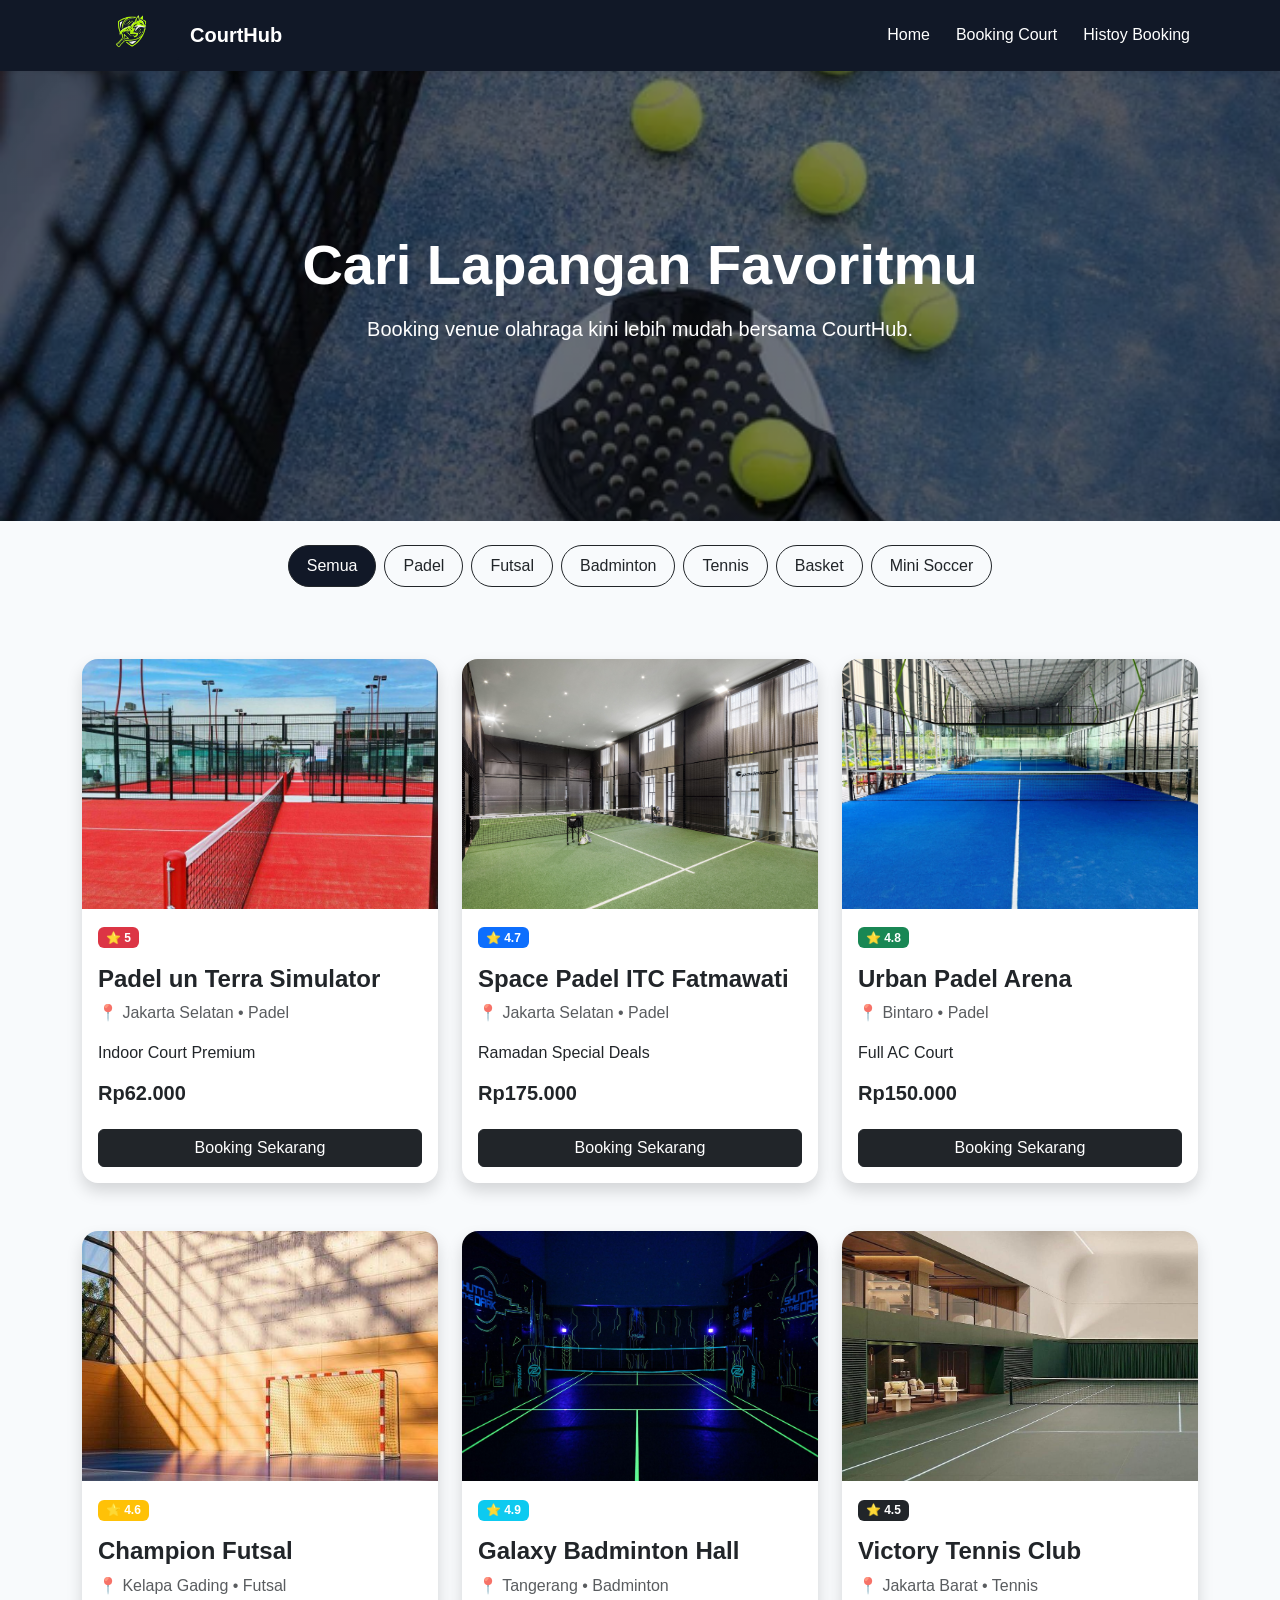
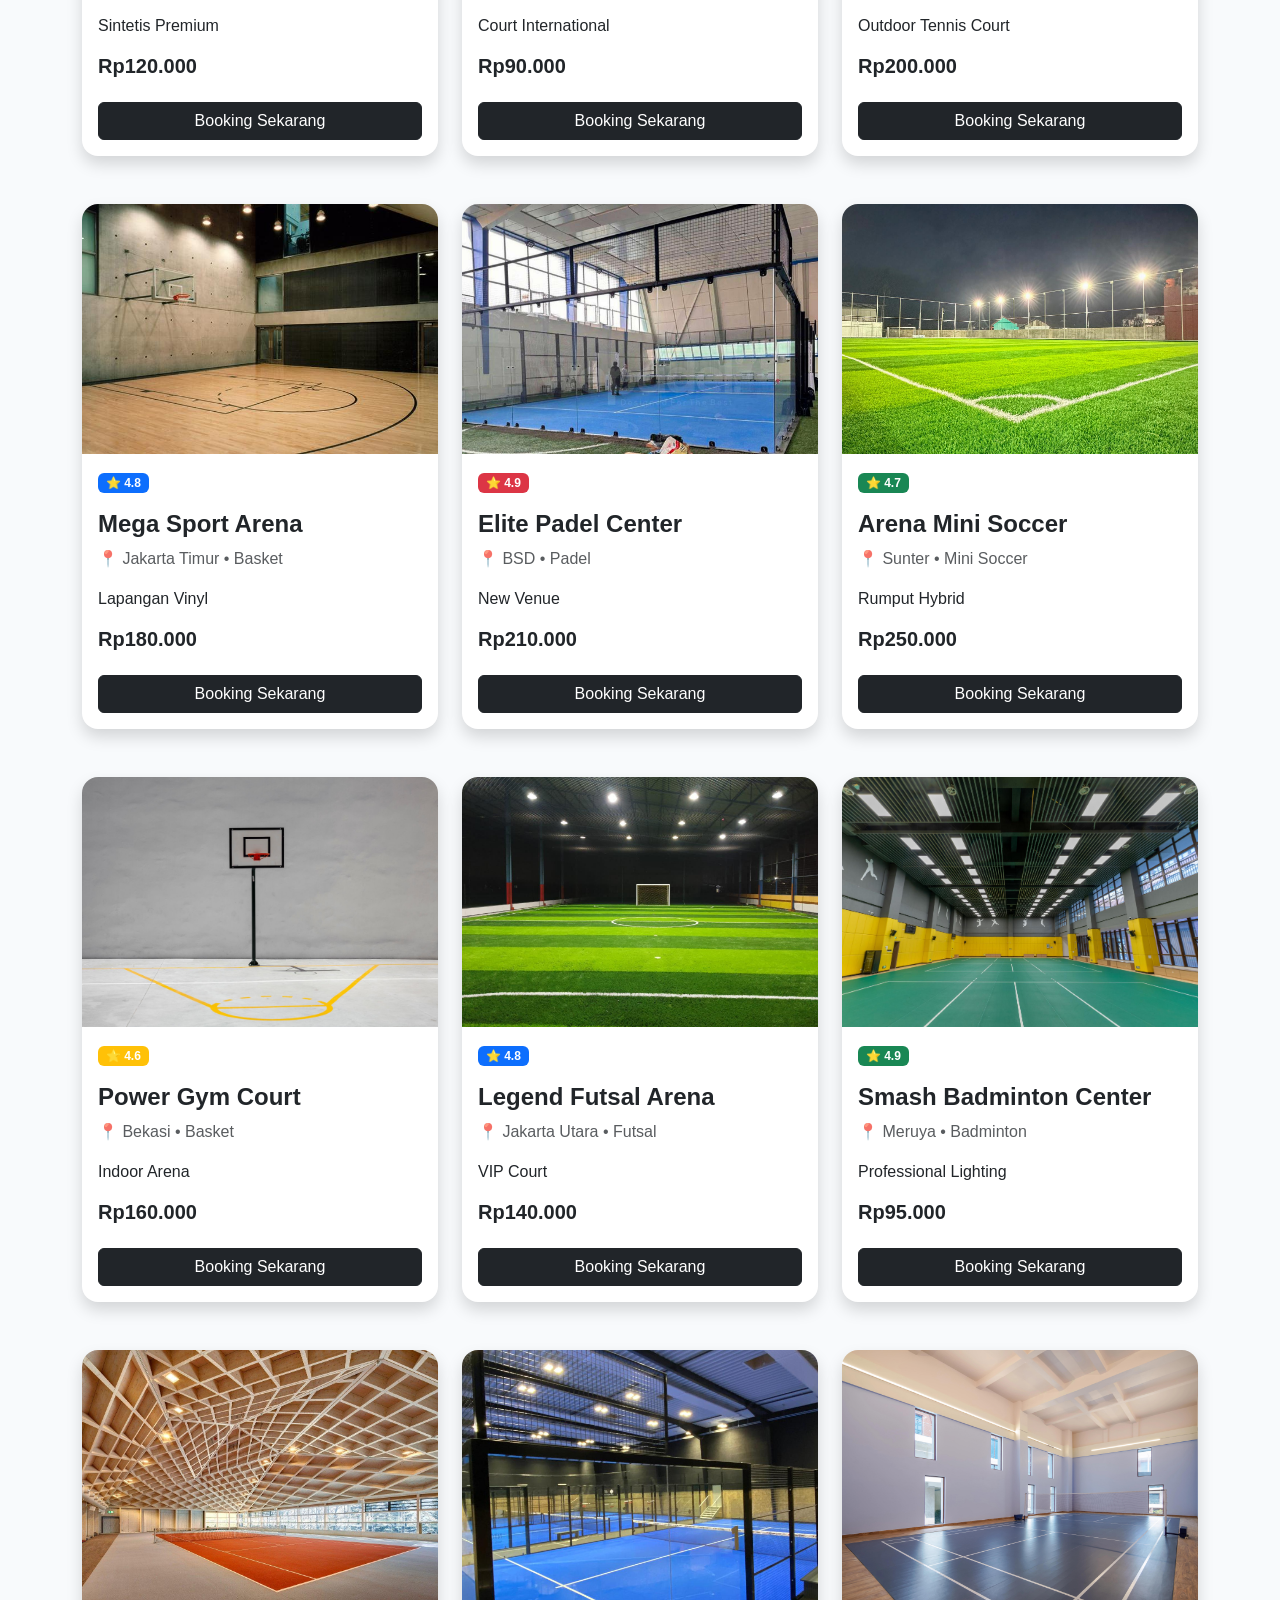
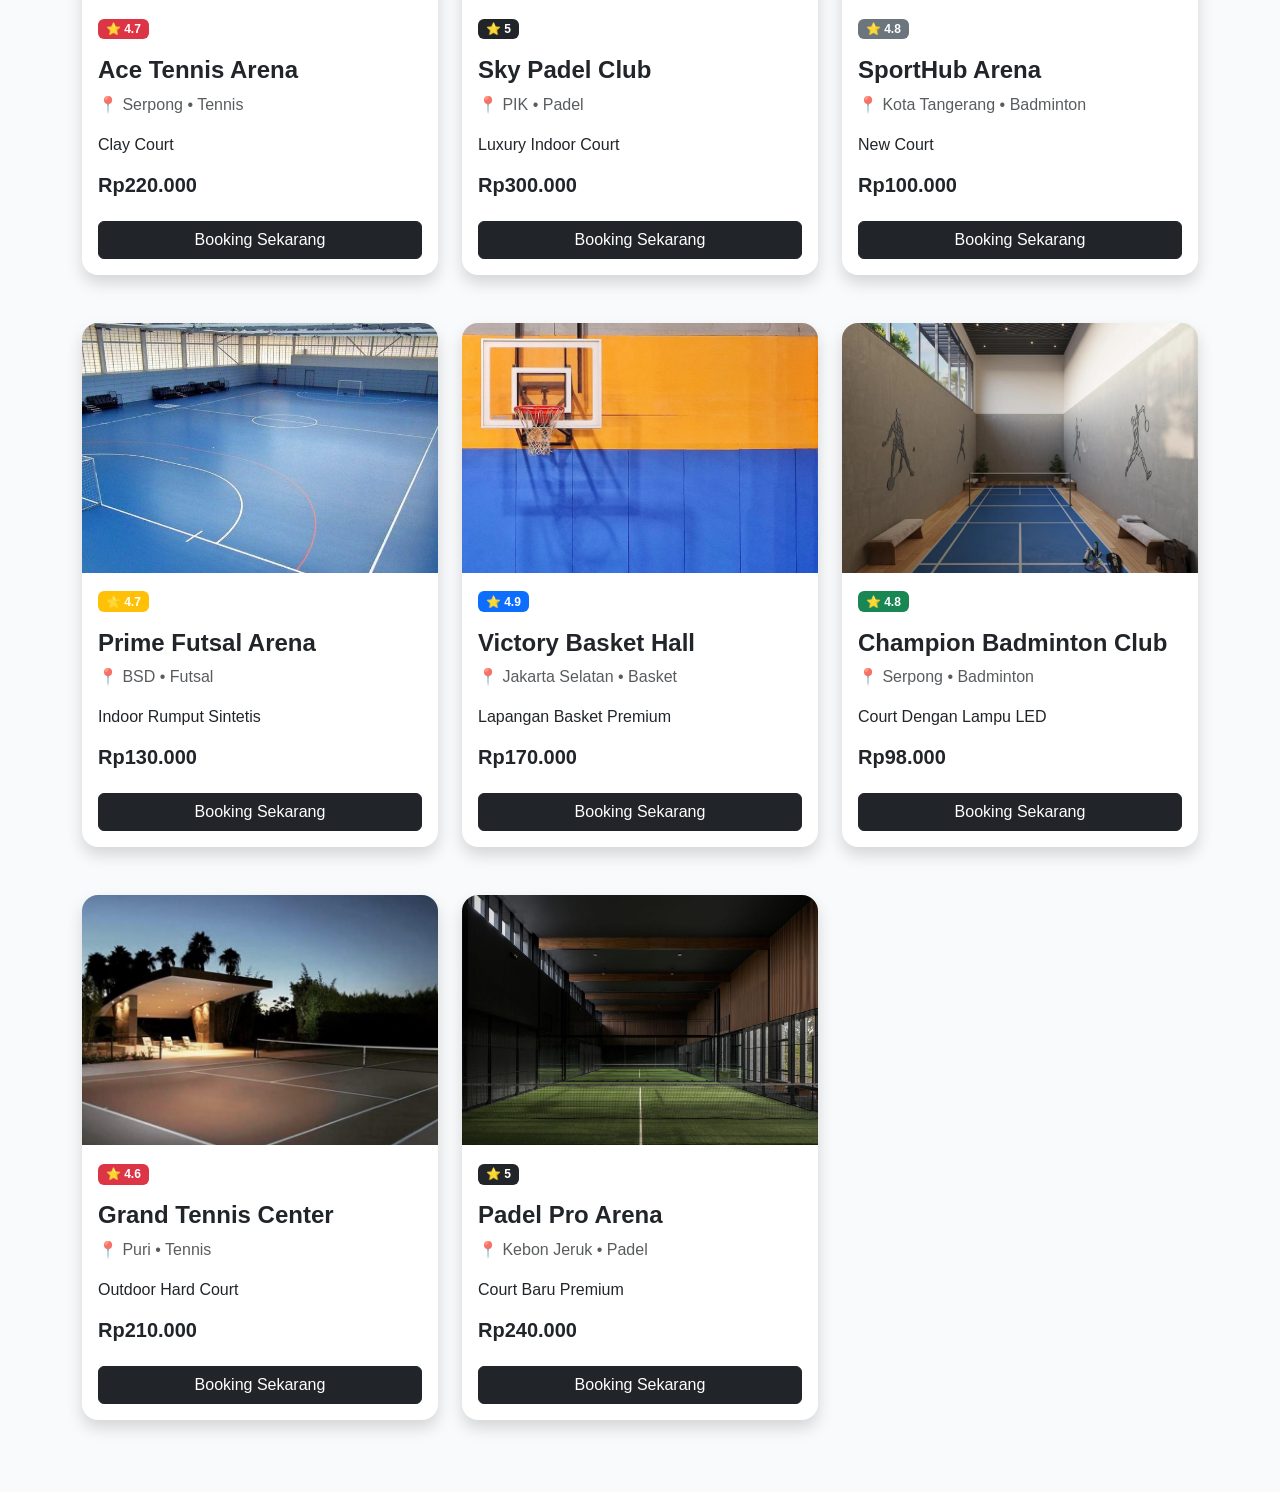
<file: bookingCourt.html>
<!DOCTYPE html>
<html lang="id">
  <head>
    <meta charset="UTF-8" />
    <meta name="viewport" content="width=device-width, initial-scale=1.0" />
    <title>Daftar Lapangan | Court-Hub</title>
    <link
      href="https://cdn.jsdelivr.net/npm/bootstrap@5.3.8/dist/css/bootstrap.min.css"
      rel="stylesheet"
    />
    <link rel="stylesheet" href="style.css" />
  </head>

  <body>

    <!-- NAVBAR -->

    <nav class="navbar navbar-expand-lg navbar-dark custom-navbar shadow-sm">
      <div class="container">
        <img
          src="Gambar/logobener.png"
          alt="Logo Court-Hub"
          style="width: 100px"
        />

        <a class="navbar-brand fw-bold ms-2" href="#"> CourtHub </a>

        <button
          class="navbar-toggler"
          type="button"
          data-bs-toggle="collapse"
          data-bs-target="#navbarSupportedContent"
        >
          <span class="navbar-toggler-icon"></span>
        </button>

        <div class="collapse navbar-collapse" id="navbarSupportedContent">
          <ul class="navbar-nav ms-auto mb-2 mb-lg-0">
            <li class="nav-item">
              <a class="nav-link" href="home.html">Home</a>
            </li>

            <li class="nav-item">
              <a class="nav-link active" href="bookingCourt.html">
                Booking Court
              </a>
            </li>

            <li class="nav-item">
              <a class="nav-link active" href="bookingHistory.html">
                Histoy Booking
              </a>
            </li>
          </ul>
        </div>
      </div>
    </nav>

    <!-- HERO -->

    <section class="booking-hero">
      <div class="container text-center text-white">
        <h1 class="display-4 fw-bold">Cari Lapangan Favoritmu</h1>

        <p class="mt-3 fs-5">
          Booking venue olahraga kini lebih mudah bersama CourtHub.
        </p>
      </div>
    </section>

    <!-- FILTER OLAHRAGA -->

    <section class="container py-4">
      <div class="d-flex flex-wrap gap-2 justify-content-center">
        <button
          class="btn btn-outline-dark filter-btn active"
          data-category="All"
        >
          Semua
        </button>

        <button class="btn btn-outline-dark filter-btn" data-category="Padel">
          Padel
        </button>

        <button class="btn btn-outline-dark filter-btn" data-category="Futsal">
          Futsal
        </button>

        <button
          class="btn btn-outline-dark filter-btn"
          data-category="Badminton"
        >
          Badminton
        </button>

        <button class="btn btn-outline-dark filter-btn" data-category="Tennis">
          Tennis
        </button>

        <button class="btn btn-outline-dark filter-btn" data-category="Basket">
          Basket
        </button>

        <button
          class="btn btn-outline-dark filter-btn"
          data-category="Mini Soccer"
        >
          Mini Soccer
        </button>
      </div>
    </section>

    <!-- CARD -->

    <section class="container py-5">
      <div class="row g-4" id="venueList"></div>
    </section>

    <!-- BOOKING POP UP -->
    
    <div class="modal fade" id="bookingModal" tabindex="-1">
      <div class="modal-dialog modal-dialog-centered">
        <div class="modal-content border-0 rounded-4">
          <div class="modal-header">
            <h5 class="modal-title fw-bold">Form Booking</h5>

            <button
              type="button"
              class="btn-close"
              data-bs-dismiss="modal"
            ></button>
          </div>

          <div class="modal-body">
            <form id="bookingForm">
              <div class="mb-3">
                <label class="form-label">Nama Venue</label>

                <input
                  type="text"
                  class="form-control"
                  id="venueName"
                  readonly
                />
              </div>

              <div class="mb-3">
                <label class="form-label">Nama Pemesan</label>

                <input
                  type="text"
                  class="form-control"
                  id="customerName"
                  placeholder="Masukkan nama"
                  required
                />
              </div>

              <div class="mb-3">
                <label class="form-label">Tanggal Booking</label>

                <input
                  type="date"
                  class="form-control"
                  id="bookingDate"
                  required
                />
              </div>

              <div class="mb-3">
                <label class="form-label">Jam Booking</label>

                <input
                  type="time"
                  class="form-control"
                  id="bookingTime"
                  required
                />
              </div>

              <div class="mb-3">
                <label class="form-label">Durasi (Jam)</label>

                <select class="form-select" id="duration">
                  <option value="1">1 Jam</option>
                  <option value="2">2 Jam</option>
                  <option value="3">3 Jam</option>
                </select>
              </div>

              <div class="mb-3">
                <label class="form-label">Total Harga</label>

                <input
                  type="text"
                  class="form-control"
                  id="totalPrice"
                  readonly
                />
              </div>

              <button type="submit" class="btn btn-dark w-100 rounded-3">
                Konfirmasi Booking
              </button>
            </form>
          </div>
        </div>
      </div>
    </div>

    <script src="https://cdn.jsdelivr.net/npm/bootstrap@5.3.8/dist/js/bootstrap.bundle.min.js"></script>

    <script src="index.js"></script>
  </body>
</html>
</file>
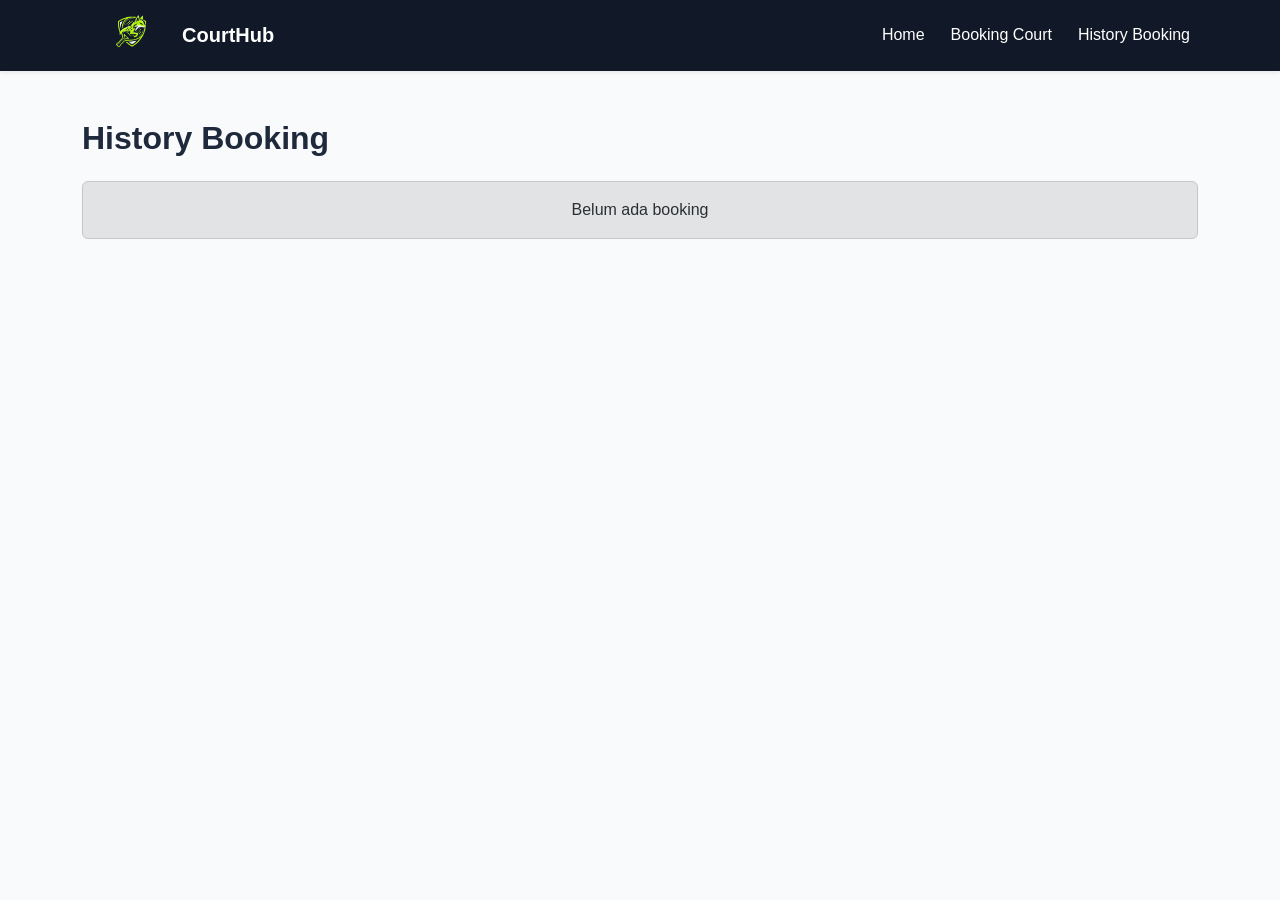
<file: bookingHistory.html>
<!DOCTYPE html>
<html lang="id">
<head>
  <meta charset="UTF-8">
  <meta name="viewport" content="width=device-width, initial-scale=1.0">

  <title>History Booking</title>

  <link
    href="https://cdn.jsdelivr.net/npm/bootstrap@5.3.8/dist/css/bootstrap.min.css"
    rel="stylesheet"
  />

  <link rel="stylesheet" href="style.css">
</head>

<body>

  <!-- NAVBAR -->
  <nav class="navbar navbar-expand-lg navbar-dark custom-navbar shadow-sm">

    <div class="container">

      <img
          src="Gambar/logobener.png"
          alt="Logo Court-Hub"
          style="width: 100px"
        />

      <a class="navbar-brand fw-bold" href="#">
        CourtHub
      </a>

      <button
        class="navbar-toggler"
        type="button"
        data-bs-toggle="collapse"
        data-bs-target="#navbarNav"
      >
        <span class="navbar-toggler-icon"></span>
      </button>

      <div class="collapse navbar-collapse" id="navbarNav">

        <ul class="navbar-nav ms-auto">

          <li class="nav-item">
            <a class="nav-link" href="home.html">
              Home
            </a>
          </li>

          <li class="nav-item">
            <a class="nav-link active" href="bookingCourt.html">
              Booking Court
            </a>
          </li>

          <li class="nav-item">
            <a class="nav-link active" href="bookingHistory.html">
              History Booking
            </a>
          </li>

        </ul>
      </div>
    </div>
  </nav>

  <!-- TITLE -->
  <section class="container py-5">

    <h2 class="fw-bold mb-4">
      History Booking
    </h2>

    <div class="row g-4" id="historyList"></div>

  </section>

  <!-- EDIT POP UP -->
  <div class="modal fade" id="editModal" tabindex="-1">

    <div class="modal-dialog">

      <div class="modal-content rounded-4 border-0">

        <div class="modal-header">

          <h5 class="modal-title">
            Edit Booking
          </h5>

          <button
            type="button"
            class="btn-close"
            data-bs-dismiss="modal"
          ></button>

        </div>

        <div class="modal-body">

          <form id="editForm">

            <input type="hidden" id="editIndex">

            <div class="mb-3">
              <label class="form-label">
                Nama Pemesan
              </label>

              <input
                type="text"
                class="form-control"
                id="editCustomer"
                required
              >
            </div>

            <div class="mb-3">
              <label class="form-label">
                Tanggal
              </label>

              <input
                type="date"
                class="form-control"
                id="editDate"
                required
              >
            </div>

            <div class="mb-3">
              <label class="form-label">
                Jam
              </label>

              <input
                type="time"
                class="form-control"
                id="editTime"
                required
              >
            </div>

            <button
              type="submit"
              class="btn btn-dark w-100"
            >
              Save Changes
            </button>

          </form>

        </div>
      </div>
    </div>
  </div>

  <script src="https://cdn.jsdelivr.net/npm/bootstrap@5.3.8/dist/js/bootstrap.bundle.min.js"></script>

  <script src="index.js"></script>

</body>
</html>
</file>
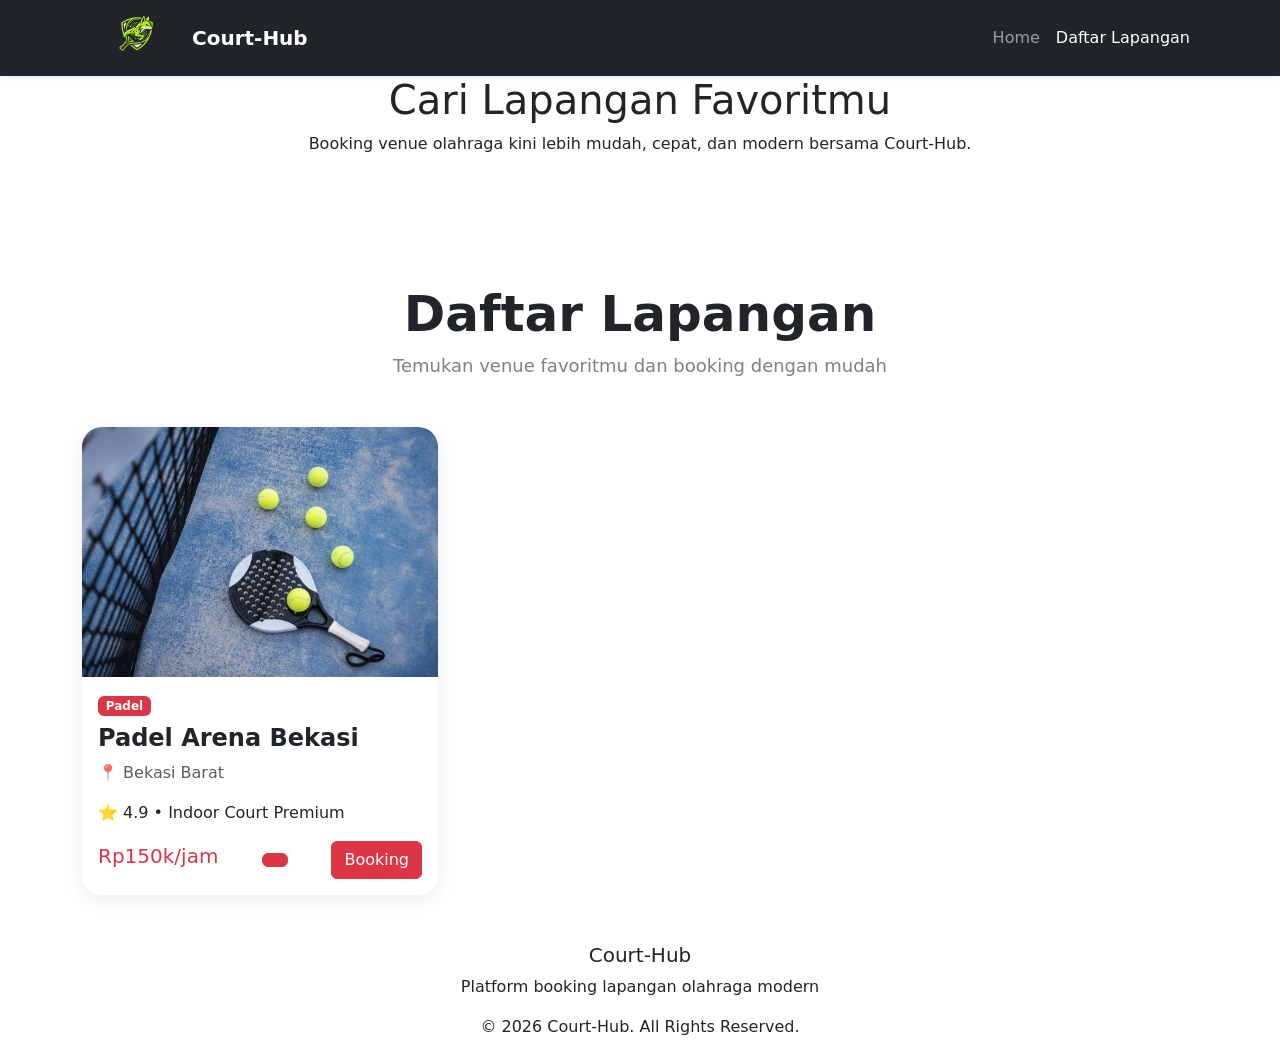
<file: Hackaton/daftarLapangan.html>
<!doctype html>
<html lang="en">

<head>

    <meta charset="UTF-8">

    <meta name="viewport"
        content="width=device-width, initial-scale=1.0">

    <title>Daftar Lapangan | Court-Hub</title>

    <!-- CSS -->
    <link rel="stylesheet"
        href="daftarLapangan.css">

    <!-- BOOTSTRAP -->
    <link href="https://cdn.jsdelivr.net/npm/bootstrap@5.3.8/dist/css/bootstrap.min.css"
        rel="stylesheet">

</head>

<body>

    <!-- NAVBAR -->

    <nav class="navbar navbar-expand-lg bg-dark navbar-dark shadow-sm">

        <div class="container">

            <img src="Gambar/logobener.png"
                alt=""
                style="width: 110px;">

            <a class="navbar-brand fw-bold"
                href="#">
                Court-Hub
            </a>

            <button class="navbar-toggler"
                type="button"
                data-bs-toggle="collapse"
                data-bs-target="#navbarSupportedContent">

                <span class="navbar-toggler-icon"></span>

            </button>

            <div class="collapse navbar-collapse"
                id="navbarSupportedContent">

                <ul class="navbar-nav ms-auto mb-2 mb-lg-0">

                    <li class="nav-item">
                        <a class="nav-link"
                            href="home.html">
                            Home
                        </a>
                    </li>

             

                    <li class="nav-item">
                        <a class="nav-link active"
                            href="daftarlapangan.html">
                            Daftar Lapangan
                        </a>
                    </li>


                </ul>

            </div>

        </div>

    </nav>

    <!-- HERO -->

    <section class="hero-section">

        <div class="container text-center hero-content">

            <h1 class="hero-title">
                Cari Lapangan Favoritmu
            </h1>

            <p class="hero-subtitle">
                Booking venue olahraga kini lebih mudah,
                cepat, dan modern bersama Court-Hub.
            </p>

        </div>

    </section>

    <!-- VENUE SECTION -->

    <section class="venue-section container py-5">

        <!-- TITLE -->

        <div class="text-center mb-5">

            <h1 class="venue-title">
                Daftar Lapangan
            </h1>

            <p class="venue-subtitle">
                Temukan venue favoritmu dan booking dengan mudah
            </p>

        </div>

       
        <!-- CARD -->

        <div class="row g-4">

            <!-- CARD 1 -->

            <div class="col-md-4">

                <div class="card venue-card h-100">

                    <img src="Gambar/homeraket.jpg"
                        class="card-img-top venue-img">

                    <div class="card-body">

                        <span class="badge bg-danger mb-2">
                            Padel
                        </span>

                        <h4 class="card-title">
                            Padel Arena Bekasi
                        </h4>

                        <p class="text-muted">
                            📍 Bekasi Barat
                        </p>

                        <p>
                            ⭐ 4.9 • Indoor Court Premium
                        </p>

                        <div class="d-flex justify-content-between align-items-center">

                            <h5 class="text-danger">
                                Rp150k/jam
                            </h5>

                            <button class="btn btn-danger" onclick="openBooking('Padel arena bekasi', 150000)">
                            <button class="btn btn-danger" onclick="addToCart('Padel arena bekasi', 150000)">
                                Booking
                            </button>

                        </div>

                    </div>

                </div>

            </div>

         </div>   
            
    </section>

    <!-- FOOTER -->

    <footer class="footer">

        <div class="container text-center">

            <h5>
                Court-Hub
            </h5>

            <p>
                Platform booking lapangan olahraga modern
            </p>

            <p class="copyright">
                © 2026 Court-Hub. All Rights Reserved.
            </p>

        </div>

    </footer>

    <!-- MODAL BOOKING -->

<div class="modal fade"
id="bookingModal"
</body>

    <!-- JS BOOTSTRAP -->

    <script src="https://cdn.jsdelivr.net/npm/bootstrap@5.3.8/dist/js/bootstrap.bundle.min.js"></script>

  



<!-- MODAL CART -->

<div class="modal fade"
id="cartModal"
tabindex="-1">

    <div class="modal-dialog modal-dialog-centered">

        <div class="modal-content p-4">

            <div class="modal-header border-0">

                <h3 class="fw-bold">
                    Booking Lapangan
                </h3>

                <button type="button"
                    class="btn-close"
                    data-bs-dismiss="modal">
        <div class="modal-content">

            <div class="modal-header">

                <h5 class="modal-title">
                    Troli Booking
                </h5>

                <button type="button"
                    class="btn-close"
                     data-bs-dismiss="modal">
                </button>

            </div>

            <div class="modal-body">

                <form>

        

                    <div class="mb-3">

                        <label class="form-label">
                            Nama Lengkap
                        </label>

                        <input type="text"
                            class="form-control"
                            placeholder="Masukkan nama">

                    </div>

                    <div class="mb-3">

                        <label class="form-label">
                            Nomor HP
                        </label>

                        <input type="text"
                            class="form-control"
                            placeholder="08xxxxxxxx">

                    </div>

                    <div class="mb-3">

                        <label class="form-label">
                            Tanggal Booking
                        </label>

                        <input type="date"
                            class="form-control">

                    </div>

                    <button class="btn btn-success w-100">

                        Booking Sekarang

                    </button>

                </form>
                <div id="cartItems">

                    <p class="text-muted">
                        Belum ada booking
                    </p>

                </div>

            </div>

            <div class="modal-footer">

                <button class="btn btn-secondary"
                    data-bs-dismiss="modal">

                    Tutup

                </button>

                <button class="btn btn-danger">

                    Checkout

                </button>

            </div>

        </div>

    </div>

</div>

    <script>

        function openBooking(nama){

          

            let modal =
            new bootstrap.Modal(
                document.getElementById('bookingModal')
            );

            modal.show();

        }

    </script>
</body>


  



<!-- MODAL CART -->


<!-- JAVASCRIPT -->

<!-- <script>

    let cart = [];

    function addToCart(nama, harga){

        cart.push({
            nama: nama,
            harga: harga
        });

        renderCart();

        let modal =
        new bootstrap.Modal(
            document.getElementById('cartModal')
        );

        modal.show();

    }

    function renderCart(){

        let cartContainer =
        document.getElementById('cartItems');

        if(cart.length === 0){

            cartContainer.innerHTML =
            `<p>Belum ada booking</p>`;

            return;
        }

        let html = '';

        let total = 0;

        for(let i = 0; i < cart.length; i++){

            total += cart[i].harga;

            html += `
            
            <div class="border rounded p-3 mb-3">

                <h5>${cart[i].nama}</h5>

                <p>
                    Rp${cart[i].harga.toLocaleString()}
                </p>

            </div>

            `;
        }

        html += `
        
        <h4 class="text-danger">
            Total :
            Rp${total.toLocaleString()}
        </h4>

        `;

        cartContainer.innerHTML = html;

    }

</script> -->

<!-- BOOTSTRAP JS -->

<script src="https://cdn.jsdelivr.net/npm/bootstrap@5.3.8/dist/js/bootstrap.bundle.min.js"></script>



</html>
</file>
<file: style.css>
/* GLOBAL */


* {
  margin: 0;
  padding: 0;
  box-sizing: border-box;
  font-family: "Poppins", sans-serif;
}

body {
  background-color: #f8fafc;
  color: #1e293b;
}

/* HOME PAGE */

.landing-hero {
  min-height: 75vh;
  display: flex;
  align-items: center;
  justify-content: center;

  background: linear-gradient(rgba(0, 0, 0, 0.5), rgba(0, 0, 0, 0.5)),
    url(Gambar/backround.png);

  background-size: cover;
  background-position: center;
}

/* NAVBAR */

.custom-navbar {
  background-color: #111827;
}

.nav-link {
  color: white !important;
  margin-left: 10px;
  transition: 0.3s;
}

.nav-link:hover {
  color: #38bdf8 !important;
}

/* HERO BOOKING */

.booking-hero {
  height: 50vh;
  display: flex;
  align-items: center;
  justify-content: center;
  background: linear-gradient(rgba(0, 0, 0, 0.5), rgba(0, 0, 0, 0.5)),
    url(Gambar/homeraket.jpg);

  background-size: cover;
  background-position: center;
}

/* FILTER OLAHRAGA */

.filter-btn {
  border-radius: 30px;
  padding: 8px 18px;
  font-weight: 500;
  transition: 0.3s;
}

.filter-btn.active,
.filter-btn:hover {
  background-color: #111827;
  color: white;
}

/* CARD VENUE */

.venue-card {
  border-radius: 20px;
  overflow: hidden;
  transition: 0.3s ease;
}

.venue-card:hover {
  transform: translateY(-10px);
}

.venue-img {
  height: 250px;
  object-fit: cover;
}

.card-body h4 {
  font-weight: 700;
}

/* POP UP */

.modal-content {
  border-radius: 20px;
}

/* RESPONSIVE */

@media (max-width: 768px) {
  .booking-hero h1 {
    font-size: 32px;
  }

  .booking-hero p {
    font-size: 16px;
  }
}
</file>
<file: Hackaton/daftarLapangan.css>
/* ========================= */
/* VENUE SECTION */
/* ========================= */

.venue-section{
    margin-top: 80px;
}

.venue-title{
    font-size: 50px;
    font-weight: 700;
}

.venue-subtitle{
    color: gray;
    font-size: 18px;
}

.venue-filter{
    background: white;
    padding: 25px;
    border-radius: 20px;
    box-shadow: 0 5px 25px rgba(0,0,0,0.08);
}

.venue-card{
    border: none !important;
    border-radius: 20px !important;
    overflow: hidden;
    transition: 0.3s;
    box-shadow: 0 5px 20px rgba(0,0,0,0.08);
}

.venue-card:hover{
    transform: translateY(-8px);
}

.venue-img{
    height: 250px;
    object-fit: cover;
}

.card-title{
    font-weight: 700;
}
</file>
